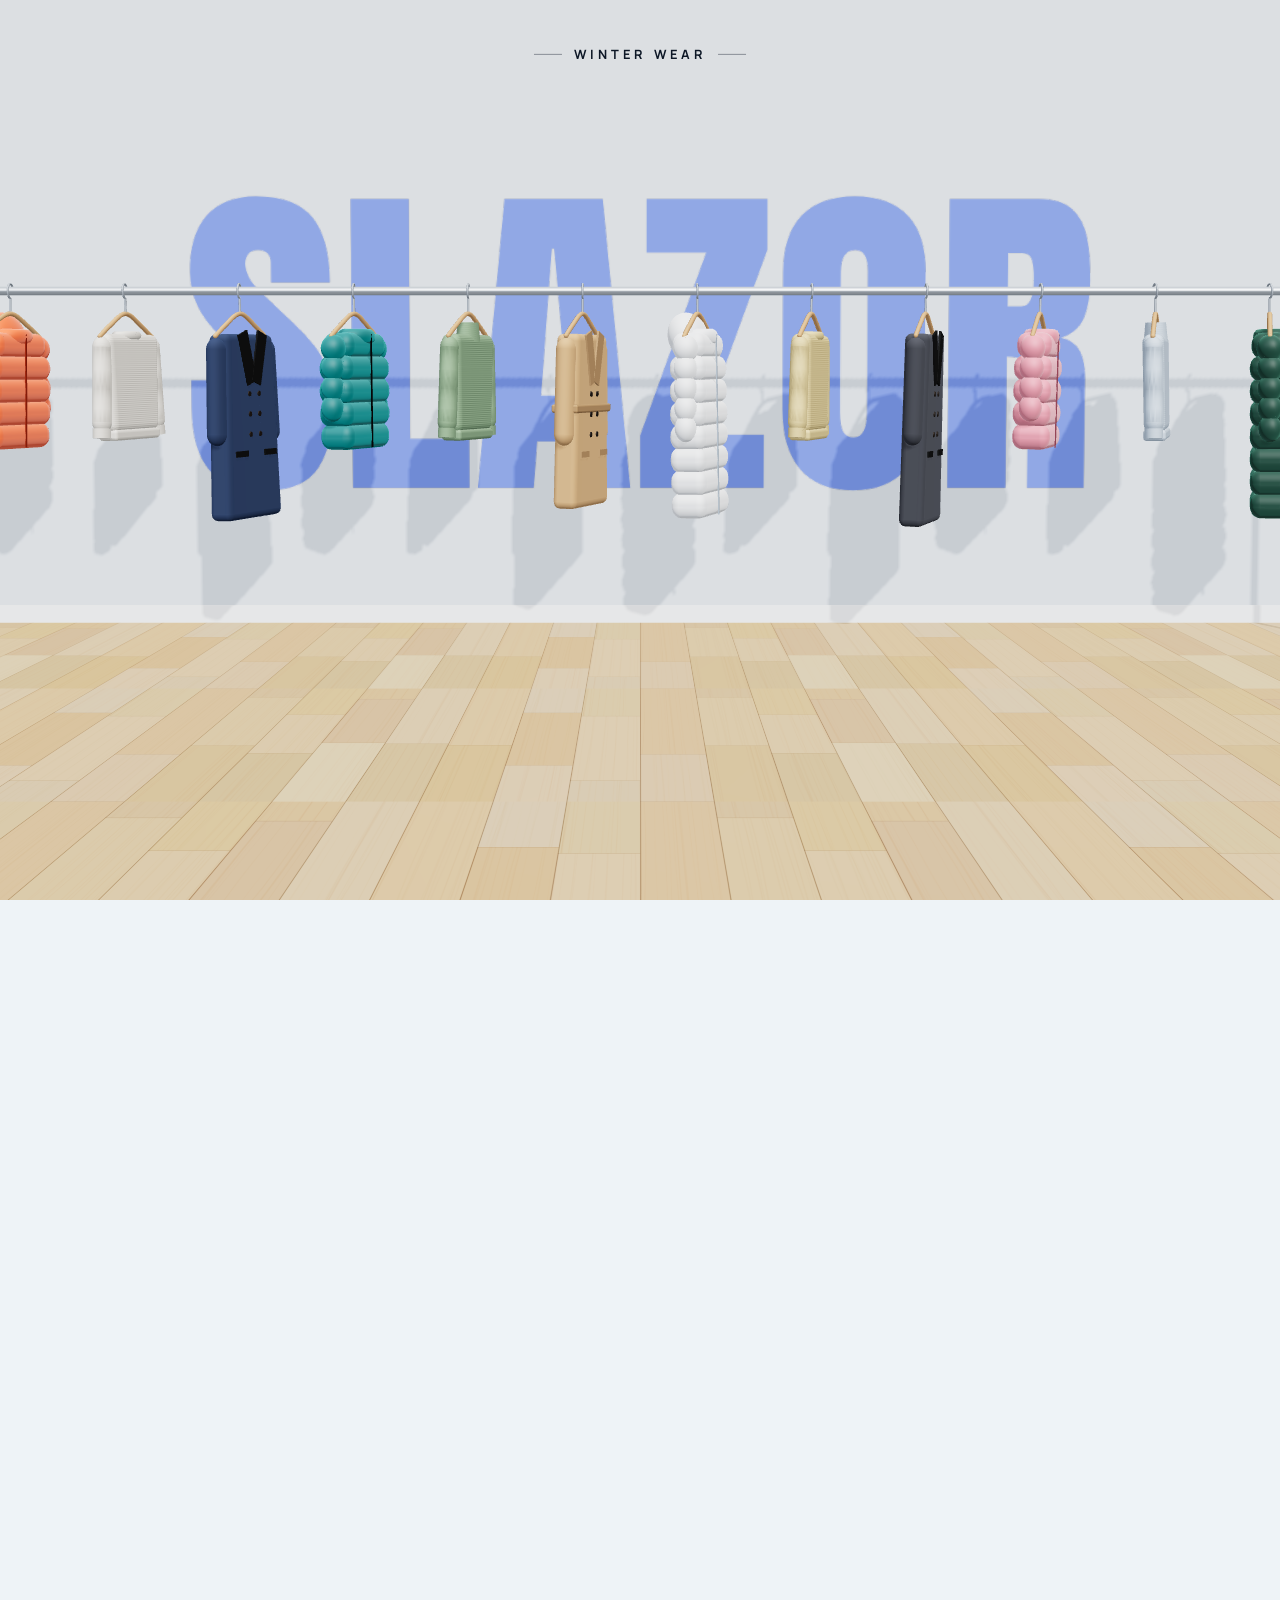
<file: index.html>
<!doctype html>
<html lang="en">
<head>
  <meta charset="utf-8" />
  <meta name="viewport" content="width=device-width, initial-scale=1" />
  <title>Slazor | Winter Wear</title>
  <meta name="description" content="Puffers, knits and wool coats for the coldest days of the year." />
  <link rel="preconnect" href="https://fonts.googleapis.com" />
  <link rel="preconnect" href="https://fonts.gstatic.com" crossorigin />
  <link href="https://fonts.googleapis.com/css2?family=Anton&family=Manrope:wght@400;500;600;700&display=swap" rel="stylesheet" />
  <link rel="stylesheet" href="css/styles.css" />
  <script type="importmap">
    {
      "imports": {
        "three": "./vendor/three/three.module.js",
        "three/addons/": "./vendor/three/addons/"
      }
    }
  </script>
</head>
<body>

  <main>
    <section class="hero">
      <div class="stage intro-running">
        <header class="brand">
          <p class="brand-kicker">Winter Wear</p>
          <h1 class="brand-word">Slazor</h1>
        </header>

        <canvas id="rack" aria-label="A clothes rail of twelve winter garments"></canvas>
      </div>
    </section>
  </main>

  <div id="tooltip" role="status" aria-live="polite"></div>

  <script type="module" src="js/main.js"></script>
</body>
</html>
</file>
<file: css/styles.css>
/* =========================================================
   COLOURS: change the palette here.
   ========================================================= */
:root {
  --bg: #eef3f7;            /* page background (frost) */
  --bg-deep: #dbe6ef;       /* bottom of the hero gradient */
  --ink: #0d1726;           /* main text */
  --muted: #56657a;         /* secondary text */
  --primary: #2b59f0;       /* glacier blue */
  --wordmark: #5a7df0;      /* SLAZOR on the wall (slightly softer than primary) */
  --accent: #ff6a3d;        /* persimmon: small details, prices */

  --font-display: 'Anton', 'Impact', 'Arial Narrow', sans-serif;
  --font-body: 'Manrope', system-ui, -apple-system, 'Segoe UI', sans-serif;
  --gutter: clamp(16px, 4vw, 48px);
}

* { box-sizing: border-box; margin: 0; padding: 0; }
html { scroll-behavior: smooth; }
body {
  background: var(--bg);
  color: var(--ink);
  font-family: var(--font-body);
  -webkit-font-smoothing: antialiased;
  overflow-x: hidden;
}

/* ---------- Hero ---------- */
.hero { position: relative; height: 260vh; }
.stage {
  position: sticky;
  top: 0;
  height: 100vh;
  height: 100svh;
  overflow: hidden;
  background: #d3dce5; /* matches the 3D wall while it loads */
}
#rack {
  position: absolute;
  inset: 0;
  z-index: 1;
  width: 100%;
  height: 100%;
  display: block;
  opacity: 0;
  transition: opacity 0.9s ease;
  touch-action: pan-y;
}
#rack.ready { opacity: 1; }

/* ---------- Heading (kicker overlay; the wordmark is painted on the 3D wall) ---------- */
.brand {
  position: absolute;
  inset: 0;
  z-index: 2;
  display: flex;
  flex-direction: column;
  align-items: center;
  justify-content: center;
  text-align: center;
  pointer-events: none;
  opacity: calc(1 - var(--zoom, 0) * 1.4);
  transform: scale(calc(1 + var(--zoom, 0) * 0.08));
}
.brand-kicker {
  position: absolute;
  top: clamp(22px, 5vh, 48px);
  display: inline-flex;
  align-items: center;
  gap: 12px;
  font-size: clamp(11px, 1vw, 13px);
  font-weight: 700;
  letter-spacing: 0.32em;
  text-transform: uppercase;
  color: var(--ink);
}
.brand-kicker::before,
.brand-kicker::after {
  content: '';
  width: 28px;
  height: 1px;
  background: currentColor;
  opacity: 0.4;
}
/* The visible wordmark is painted on the 3D wall; this keeps the text for
   search engines and screen readers. */
.brand-word {
  position: absolute;
  width: 1px;
  height: 1px;
  overflow: hidden;
  clip: rect(0 0 0 0);
  white-space: nowrap;
}

/* ---------- Entrance animation ---------- */
.brand-kicker { transition: opacity 0.7s ease, transform 0.7s ease; }
.stage.intro-running .brand-kicker { opacity: 0; transform: translateY(-8px); }

.intro-mark {
  position: absolute;
  z-index: 3;
  overflow: visible;
  pointer-events: none;
  transform-origin: 50% 50%;
  will-change: transform;
}
.intro-mark text {
  font-family: var(--font-display);
  fill: transparent;            /* hollow letters: the rack shows through */
  stroke: var(--primary);
  stroke-width: 3;
  stroke-linejoin: round;
  stroke-dasharray: 3000;
  stroke-dashoffset: 3000;
}

/* ---------- Hover tooltip ---------- */
#tooltip {
  position: fixed;
  left: 0;
  top: 0;
  z-index: 30;
  pointer-events: none;
  display: flex;
  gap: 12px;
  align-items: baseline;
  padding: 10px 14px;
  border-radius: 14px;
  background: var(--ink);
  color: #fff;
  font-size: 13px;
  white-space: nowrap;
  opacity: 0;
  transform: translate(-50%, calc(-100% - 10px)) scale(0.96);
  transition: opacity 0.15s, transform 0.15s;
}
#tooltip span { color: var(--accent); font-weight: 700; }
#tooltip.show { opacity: 1; transform: translate(-50%, calc(-100% - 18px)) scale(1); }

@media (prefers-reduced-motion: reduce) {
  html { scroll-behavior: auto; }
  *, *::before, *::after { transition: none !important; }
}
</file>
